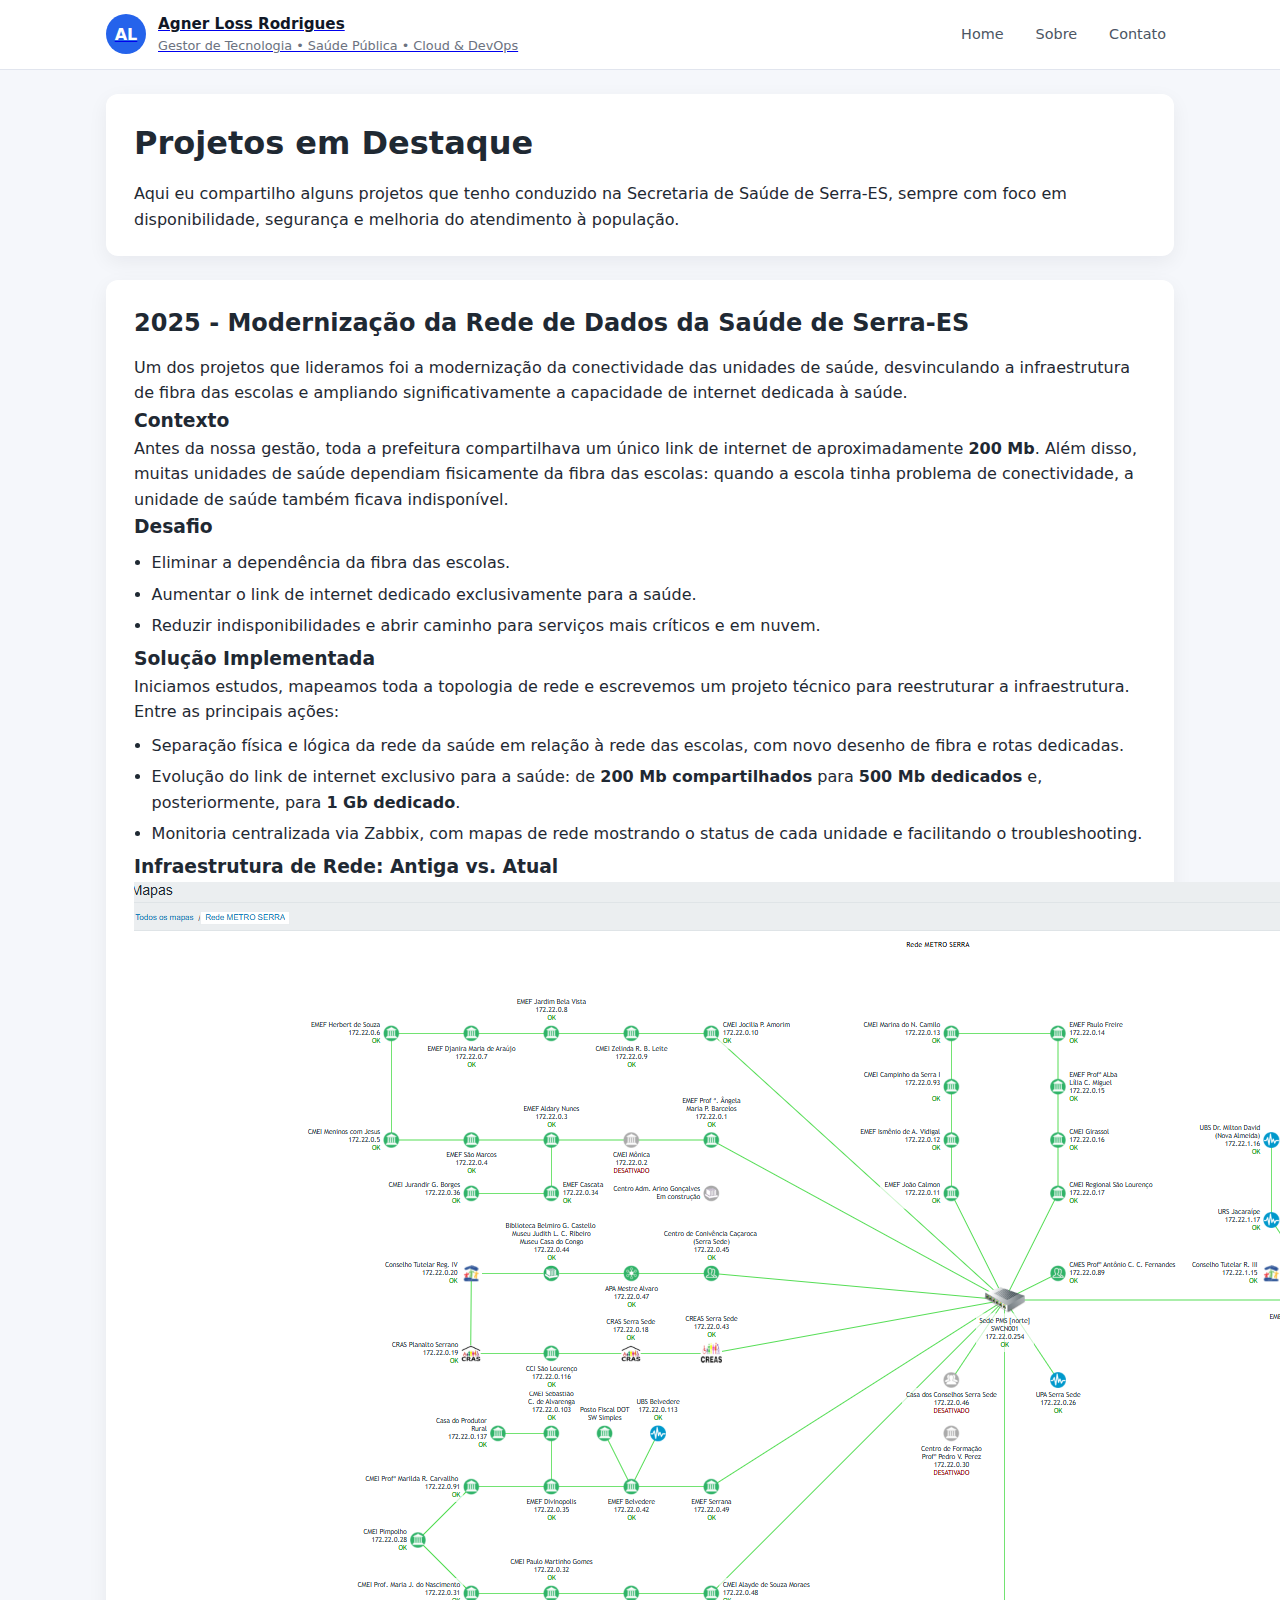
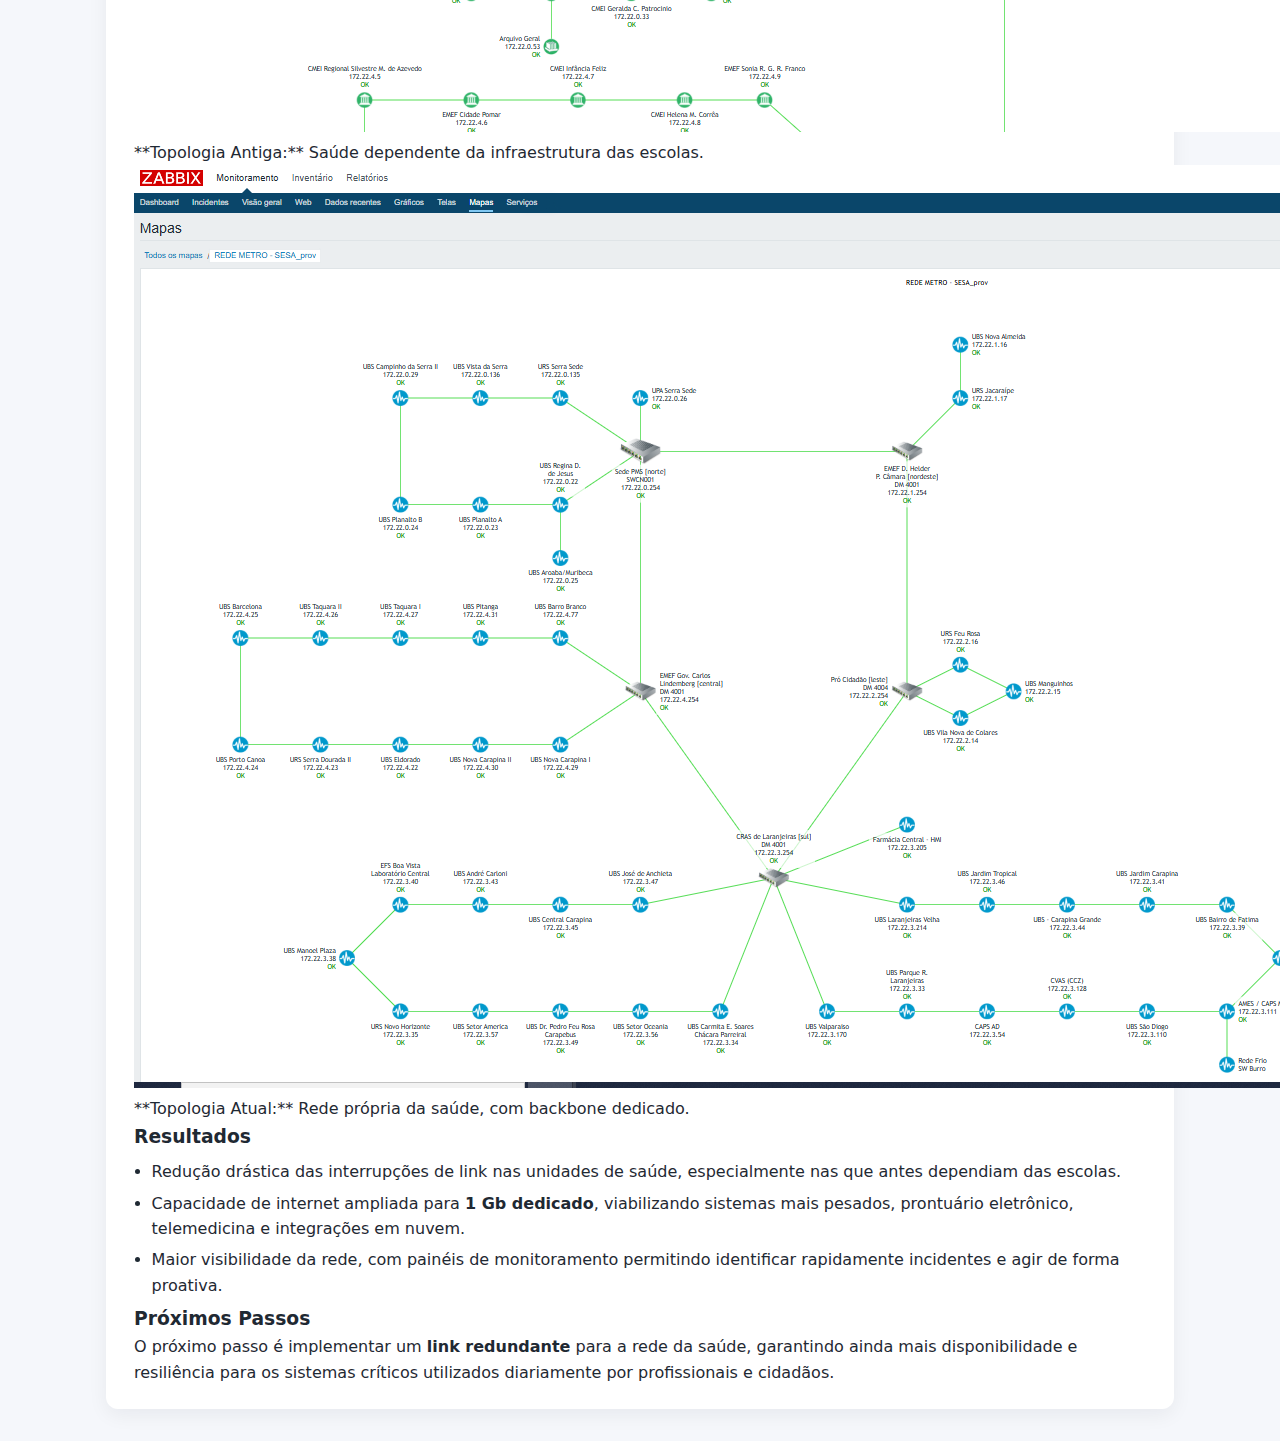
<file: projetos/index.html>
<!DOCTYPE html>
<html lang="pt-BR">
<head>
    <meta charset="UTF-8" />
    <title>Projetos - Agner Loss Rodrigues</title>
    <meta name="viewport" content="width=device-width, initial-scale=1" />
    <link rel="stylesheet" href="../style.css" />
</head>
<body>

    <!-- Barra fixa de navegação -->
    <header class="topbar">
        <div class="topbar-inner">
            <a href="/" class="brand">
                <span class="brand-logo">AL</span>
                <div class="brand-text">
                    <span class="brand-name">Agner Loss Rodrigues</span>
                    <span class="brand-subtitle">
                        Gestor de Tecnologia • Saúde Pública • Cloud &amp; DevOps
                    </span>
                </div>
            </a>
            <nav class="nav-links">
                <a href="/" class="home">Home</a>
                <a href="/##sobre">Sobre</a>                
                <a href="/##contato">Contato</a>
        </div>
    </header>

    <main class="page">
        <section class="card" aria-labelledby="titulo-projetos">
            <h1 id="titulo-projetos">Projetos em Destaque</h1>
            <p>
                Aqui eu compartilho alguns projetos que tenho conduzido na Secretaria de Saúde de Serra-ES,
                sempre com foco em disponibilidade, segurança e melhoria do atendimento à população.
            </p>
        </section>

        <!-- Projeto: Modernização da Rede de Dados da Saúde -->
        <section class="card" aria-labelledby="titulo-rede-saude">
            <h2 id="titulo-rede-saude">
                2025 - Modernização da Rede de Dados da Saúde de Serra-ES
            </h2>

            <p>
                Um dos projetos que lideramos foi a modernização da conectividade das unidades de saúde,
                desvinculando a infraestrutura de fibra das escolas e ampliando significativamente a
                capacidade de internet dedicada à saúde.
            </p>

            <h3>Contexto</h3>
            <p>
                Antes da nossa gestão, toda a prefeitura compartilhava um único link de internet
                de aproximadamente <strong>200&nbsp;Mb</strong>. Além disso, muitas unidades de
                saúde dependiam fisicamente da fibra das escolas: quando a escola tinha problema
                de conectividade, a unidade de saúde também ficava indisponível.
            </p>

            <h3>Desafio</h3>
            <ul class="list">
                <li>Eliminar a dependência da fibra das escolas.</li>
                <li>Aumentar o link de internet dedicado exclusivamente para a saúde.</li>
                <li>Reduzir indisponibilidades e abrir caminho para serviços mais críticos e em nuvem.</li>
            </ul>

            <h3>Solução Implementada</h3>
            <p>
                Iniciamos estudos, mapeamos toda a topologia de rede e escrevemos um projeto
                técnico para reestruturar a infraestrutura. Entre as principais ações:
            </p>
            <ul class="list">
                <li>
                    Separação física e lógica da rede da saúde em relação à rede das escolas,
                    com novo desenho de fibra e rotas dedicadas.
                </li>
                <li>
                    Evolução do link de internet exclusivo para a saúde:
                    de <strong>200&nbsp;Mb compartilhados</strong> para
                    <strong>500&nbsp;Mb dedicados</strong> e, posteriormente, para
                    <strong>1&nbsp;Gb dedicado</strong>.
                </li>
                <li>
                    Monitoria centralizada via Zabbix, com mapas de rede mostrando o
                    status de cada unidade e facilitando o troubleshooting.
                </li>
            </ul>

            <!-- Imagens da infraestrutura (antigo x atual) -->
            <div class="network-comparison-gallery">
                <h3>Infraestrutura de Rede: Antiga vs. Atual</h3>

                <div class="gallery-container">
                    <figure class="gallery-item">
                        <img src="../img/infrageral.png"
                             alt="Topologia antiga da rede, com unidades de saúde dependentes das escolas" />
                        <figcaption>
                            **Topologia Antiga:** Saúde dependente da infraestrutura das escolas.
                        </figcaption>
                    </figure>

                    <figure class="gallery-item">
                        <img src="../img/infrasaude.png"
                             alt="Topologia atual da rede, com backbone dedicado para a saúde" />
                        <figcaption>
                            **Topologia Atual:** Rede própria da saúde, com backbone dedicado.
                        </figcaption>
                    </figure>
                </div>
            </div>

            <h3>Resultados</h3>
            <ul class="list">
                <li>
                    Redução drástica das interrupções de link nas unidades de saúde,
                    especialmente nas que antes dependiam das escolas.
                </li>
                <li>
                    Capacidade de internet ampliada para <strong>1&nbsp;Gb dedicado</strong>,
                    viabilizando sistemas mais pesados, prontuário eletrônico, telemedicina e integrações em nuvem.
                </li>
                <li>
                    Maior visibilidade da rede, com painéis de monitoramento permitindo
                    identificar rapidamente incidentes e agir de forma proativa.
                </li>
            </ul>

            <h3>Próximos Passos</h3>
            <p>
                O próximo passo é implementar um <strong>link redundante</strong> para a rede da saúde,
                garantindo ainda mais disponibilidade e resiliência para os sistemas críticos utilizados
                diariamente por profissionais e cidadãos.
            </p>
        </section>
    </main>

</body>
</html>
</file>
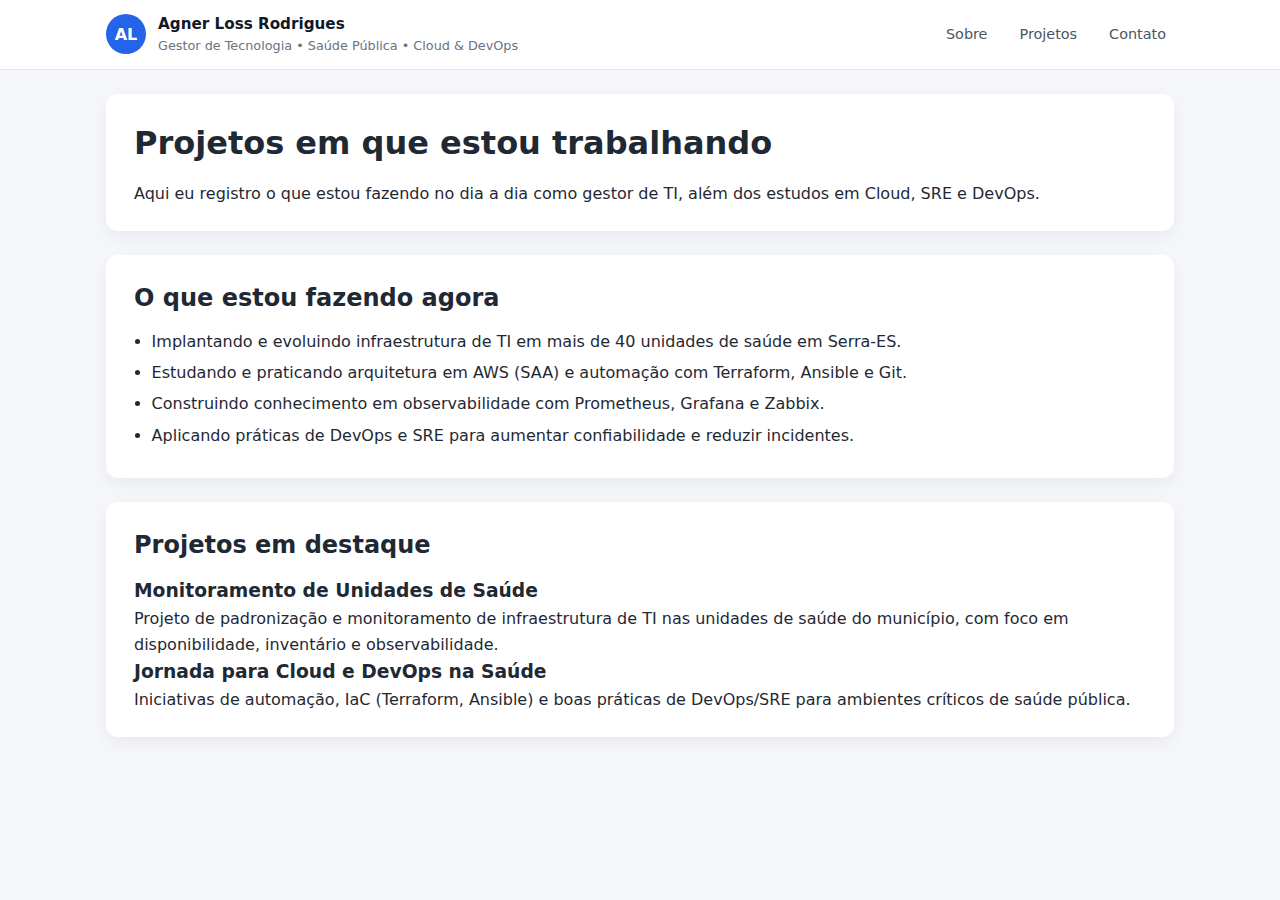
<file: projetos.html>
<!DOCTYPE html>
<html lang="pt-BR">
<head>
    <meta charset="UTF-8" />
    <title>Projetos - Agner Loss Rodrigues</title>
    <meta name="viewport" content="width=device-width, initial-scale=1" />
    <link rel="stylesheet" href="../style.css" />
</head>
<body>

    <header class="topbar">
        <div class="topbar-inner">
            <div class="brand">
                <span class="brand-logo">AL</span>
                <div class="brand-text">
                    <span class="brand-name">Agner Loss Rodrigues</span>
                    <span class="brand-subtitle">
                        Gestor de Tecnologia • Saúde Pública • Cloud &amp; DevOps
                    </span>
                </div>
            </div>
            <nav class="nav-links">
                <!-- Volta pra home -->
                <a href="../#sobre">Sobre</a>
                <a href="projetos/projetos.html">Projetos</a>
                <a href="../#contato">Contato</a>
            </nav>
        </div>
    </header>

    <main class="page">
        <section class="card">
            <h1>Projetos em que estou trabalhando</h1>
            <p>
                Aqui eu registro o que estou fazendo no dia a dia como gestor de TI, além dos estudos em Cloud, SRE e DevOps.
            </p>
        </section>

        <!-- “O que estou fazendo agora” migrado para cá -->
        <section class="card" aria-labelledby="titulo-agora">
            <h2 id="titulo-agora">O que estou fazendo agora</h2>
            <ul class="list">
                <li>Implantando e evoluindo infraestrutura de TI em mais de 40 unidades de saúde em Serra-ES.</li>
                <li>Estudando e praticando arquitetura em AWS (SAA) e automação com Terraform, Ansible e Git.</li>
                <li>Construindo conhecimento em observabilidade com Prometheus, Grafana e Zabbix.</li>
                <li>Aplicando práticas de DevOps e SRE para aumentar confiabilidade e reduzir incidentes.</li>
            </ul>
        </section>

        <!-- Espaço pra projetos mais detalhados -->
        <section class="card">
            <h2>Projetos em destaque</h2>

            <article class="project">
                <h3>Monitoramento de Unidades de Saúde</h3>
                <p>
                    Projeto de padronização e monitoramento de infraestrutura de TI nas unidades de saúde do município,
                    com foco em disponibilidade, inventário e observabilidade.
                </p>
            </article>

            <article class="project">
                <h3>Jornada para Cloud e DevOps na Saúde</h3>
                <p>
                    Iniciativas de automação, IaC (Terraform, Ansible) e boas práticas de DevOps/SRE para ambientes
                    críticos de saúde pública.
                </p>
            </article>

            <!-- Depois você vai só replicando <article> para novos projetos -->
        </section>
    </main>

</body>
</html>
</file>
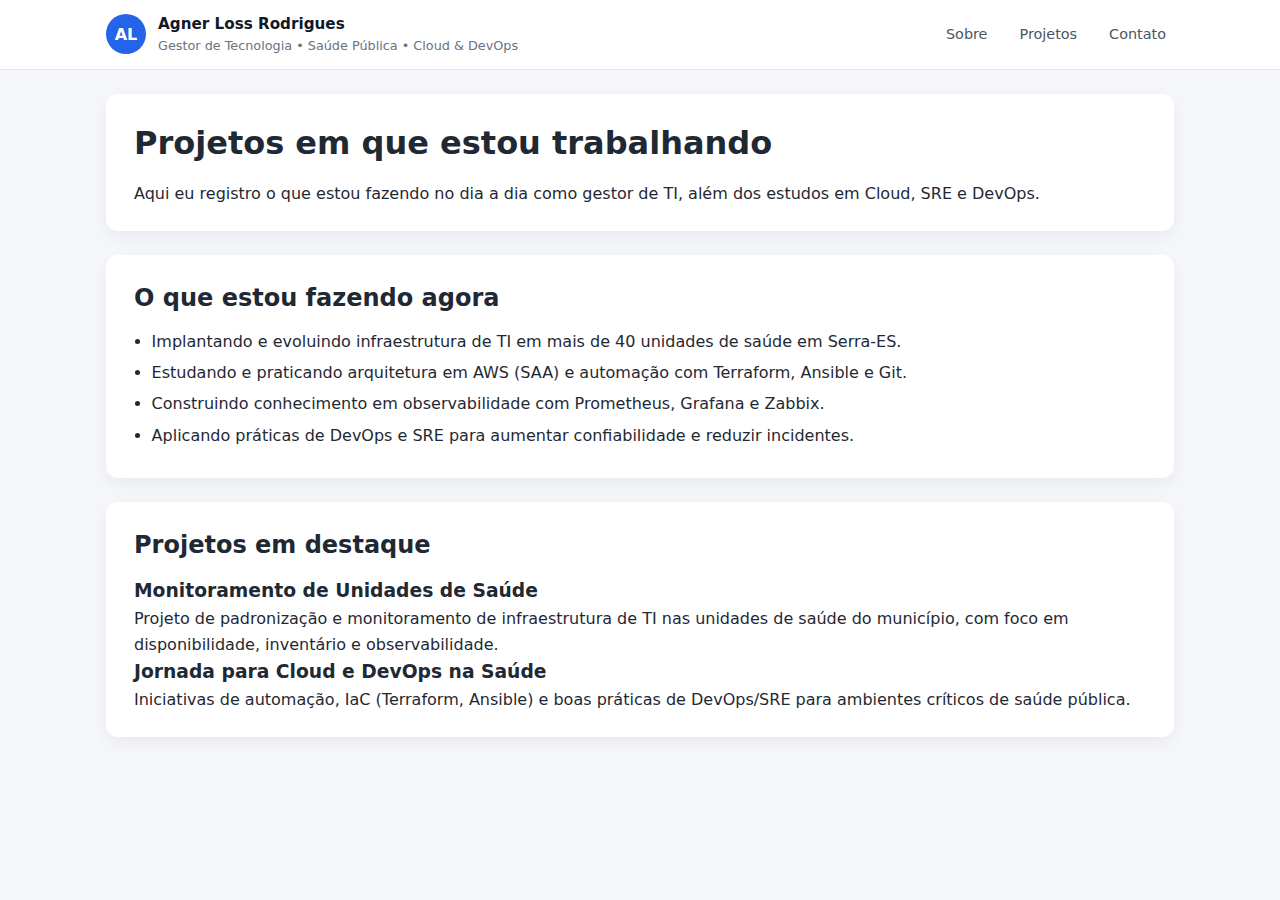
<file: projetos/projetos.html>
<!DOCTYPE html>
<html lang="pt-BR">
<head>
    <meta charset="UTF-8" />
    <title>Projetos - Agner Loss Rodrigues</title>
    <meta name="viewport" content="width=device-width, initial-scale=1" />
    <link rel="stylesheet" href="../style.css" />
</head>
<body>

    <header class="topbar">
        <div class="topbar-inner">
            <div class="brand">
                <span class="brand-logo">AL</span>
                <div class="brand-text">
                    <span class="brand-name">Agner Loss Rodrigues</span>
                    <span class="brand-subtitle">
                        Gestor de Tecnologia • Saúde Pública • Cloud &amp; DevOps
                    </span>
                </div>
            </div>
            <nav class="nav-links">
                <!-- Volta pra home -->
                <a href="../#sobre">Sobre</a>
                <a href="projetos.html">Projetos</a>
                <a href="../#contato">Contato</a>
            </nav>
        </div>
    </header>

    <main class="page">
        <section class="card">
            <h1>Projetos em que estou trabalhando</h1>
            <p>
                Aqui eu registro o que estou fazendo no dia a dia como gestor de TI, além dos estudos em Cloud, SRE e DevOps.
            </p>
        </section>

        <!-- “O que estou fazendo agora” migrado para cá -->
        <section class="card" aria-labelledby="titulo-agora">
            <h2 id="titulo-agora">O que estou fazendo agora</h2>
            <ul class="list">
                <li>Implantando e evoluindo infraestrutura de TI em mais de 40 unidades de saúde em Serra-ES.</li>
                <li>Estudando e praticando arquitetura em AWS (SAA) e automação com Terraform, Ansible e Git.</li>
                <li>Construindo conhecimento em observabilidade com Prometheus, Grafana e Zabbix.</li>
                <li>Aplicando práticas de DevOps e SRE para aumentar confiabilidade e reduzir incidentes.</li>
            </ul>
        </section>

        <!-- Espaço pra projetos mais detalhados -->
        <section class="card">
            <h2>Projetos em destaque</h2>

            <article class="project">
                <h3>Monitoramento de Unidades de Saúde</h3>
                <p>
                    Projeto de padronização e monitoramento de infraestrutura de TI nas unidades de saúde do município,
                    com foco em disponibilidade, inventário e observabilidade.
                </p>
            </article>

            <article class="project">
                <h3>Jornada para Cloud e DevOps na Saúde</h3>
                <p>
                    Iniciativas de automação, IaC (Terraform, Ansible) e boas práticas de DevOps/SRE para ambientes
                    críticos de saúde pública.
                </p>
            </article>

            <!-- Depois você vai só replicando <article> para novos projetos -->
        </section>
    </main>

</body>
</html>
</file>
<file: style.css>
/* Reset básico */
* {
    box-sizing: border-box;
    margin: 0;
    padding: 0;
}

body {
    font-family: system-ui, -apple-system, BlinkMacSystemFont, "Segoe UI", sans-serif;
    background: #f5f7fb;
    color: #1f2933;
    line-height: 1.6;
}

/* Barra superior fixa */
.topbar {
    position: sticky;
    top: 0;
    z-index: 100;
    background: #ffffff;
    border-bottom: 1px solid #e1e5ee;
}

.topbar-inner {
    max-width: 1100px;
    margin: 0 auto;
    padding: 0.75rem 1rem;
    display: flex;
    align-items: center;
    justify-content: space-between;
    gap: 1rem;
}

/* Marca / logo */
.brand {
    display: flex;
    align-items: center;
    gap: 0.75rem;
}

.brand-logo {
    display: inline-flex;
    align-items: center;
    justify-content: center;
    width: 40px;
    height: 40px;
    border-radius: 999px;
    background: #2563eb;
    color: #fff;
    font-weight: 700;
    font-size: 1rem;
}

.brand-text {
    display: flex;
    flex-direction: column;
}

.brand-name {
    font-weight: 600;
    font-size: 0.95rem;
    color: #111827;
}

.brand-subtitle {
    font-size: 0.8rem;
    color: #6b7280;
}

/* Navegação */
.nav-links {
    display: flex;
    gap: 1rem;
    font-size: 0.9rem;
}

.nav-links a {
    color: #4b5563;
    text-decoration: none;
    padding: 0.25rem 0.5rem;
    border-radius: 999px;
    transition: background 0.15s, color 0.15s;
}

.nav-links a:hover {
    background: #2563eb;
    color: #ffffff;
}

/* Layout principal */
.page {
    max-width: 1100px;
    margin: 1.5rem auto 2rem;
    padding: 0 1rem;
    display: flex;
    flex-direction: column;
    gap: 1.5rem;
}

.card {
    background: #ffffff;
    border-radius: 12px;
    box-shadow: 0 6px 20px rgba(15, 23, 42, 0.06);
    padding: 1.5rem 1.75rem;
}

.card h1,
.card h2 {
    margin-bottom: 0.75rem;
}

.card p + p {
    margin-top: 0.5rem;
}

/* Seção hero principal */
.hero-top {
    display: flex;
    align-items: center;
    justify-content: space-between;
    gap: 2rem;
}

.hero-info h1 {
    font-size: 1.6rem;
    margin-bottom: 0.25rem;
}

.hero-subtitle {
    font-size: 0.95rem;
    color: #4b5563;
    margin-bottom: 0.75rem;
}

/* Tags */
.tags {
    display: flex;
    flex-wrap: wrap;
    gap: 0.5rem;
}

.tag {
    font-size: 0.75rem;
    padding: 0.25rem 0.7rem;
    border-radius: 999px;
    background: #eff6ff;
    color: #1d4ed8;
    border: 1px solid #bfdbfe;
}

/* Foto */
.hero-photo {
    flex-shrink: 0;
}

.hero-photo img {
    width: 160px;
    height: 160px;
    border-radius: 999px;
    object-fit: cover;
    border: 4px solid #e5e7eb;
}

/* Listas */
.list {
    margin-top: 0.5rem;
    padding-left: 1.1rem;
}

.list li {
    margin-bottom: 0.35rem;
}

/* Botão Home */
.btn-home {
    background: #eee;
    border-radius: 4px;
    padding: 6px 12px;
    margin-right: 8px;
    text-decoration: none;
    font-weight: bold;
    color: #333;
    border: 1px solid #ccc;
    transition: background 0.2s;
}

.btn-home:hover {
    background: #ddd;
}

/* Responsivo */
@media (max-width: 768px) {
    .topbar-inner {
        flex-direction: column;
        align-items: flex-start;
    }

    .nav-links {
        width: 100%;
        justify-content: flex-start;
        flex-wrap: wrap;
    }

    .hero-top {
        flex-direction: column-reverse;
        align-items: flex-start;
    }

    .hero-photo img {
        width: 120px;
        height: 120px;
    }
}
</file>
